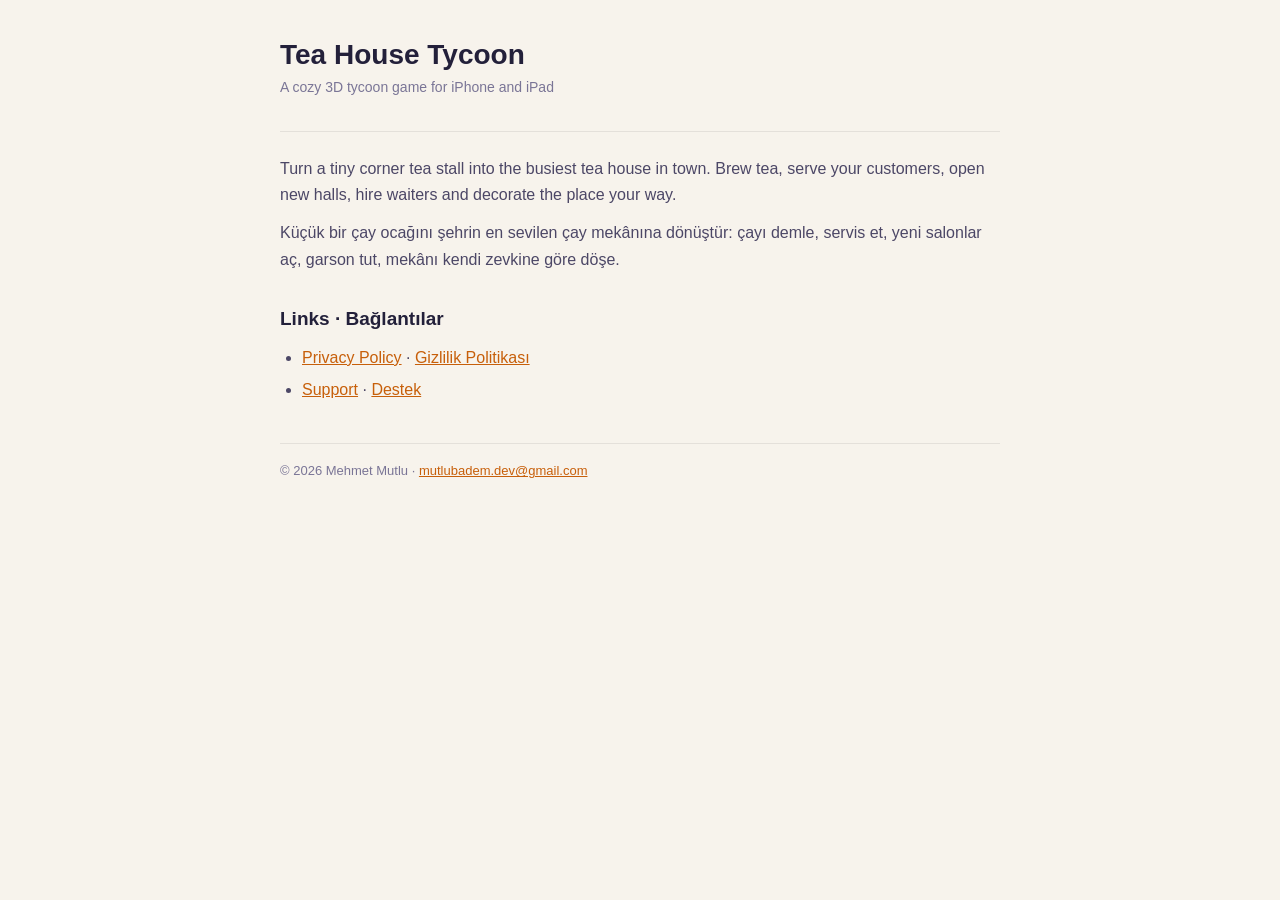
<file: index.html>
<!doctype html>
<html lang="en">
<head>
<meta charset="utf-8">
<meta name="viewport" content="width=device-width, initial-scale=1">
<title>Tea House Tycoon</title>
<meta name="description" content="Tea House Tycoon — a cozy 3D tycoon game about growing a Turkish tea house.">
<link rel="stylesheet" href="style.css">
</head>
<body>
<main>
<header>
  <h1>Tea House Tycoon</h1>
  <p class="date">A cozy 3D tycoon game for iPhone and iPad</p>
</header>
<p>Turn a tiny corner tea stall into the busiest tea house in town. Brew tea, serve your customers,
open new halls, hire waiters and decorate the place your way.</p>
<p>Küçük bir çay ocağını şehrin en sevilen çay mekânına dönüştür: çayı demle, servis et, yeni salonlar aç,
garson tut, mekânı kendi zevkine göre döşe.</p>
<h2>Links · Bağlantılar</h2>
<ul>
  <li><a href="privacy.html">Privacy Policy</a> · <a href="privacy.html#tr">Gizlilik Politikası</a></li>
  <li><a href="support.html">Support</a> · <a href="support.html#tr">Destek</a></li>
</ul>
<footer>© 2026 Mehmet Mutlu · <a href="mailto:mutlubadem.dev@gmail.com">mutlubadem.dev@gmail.com</a></footer>
</main>
</body>
</html>
</file>
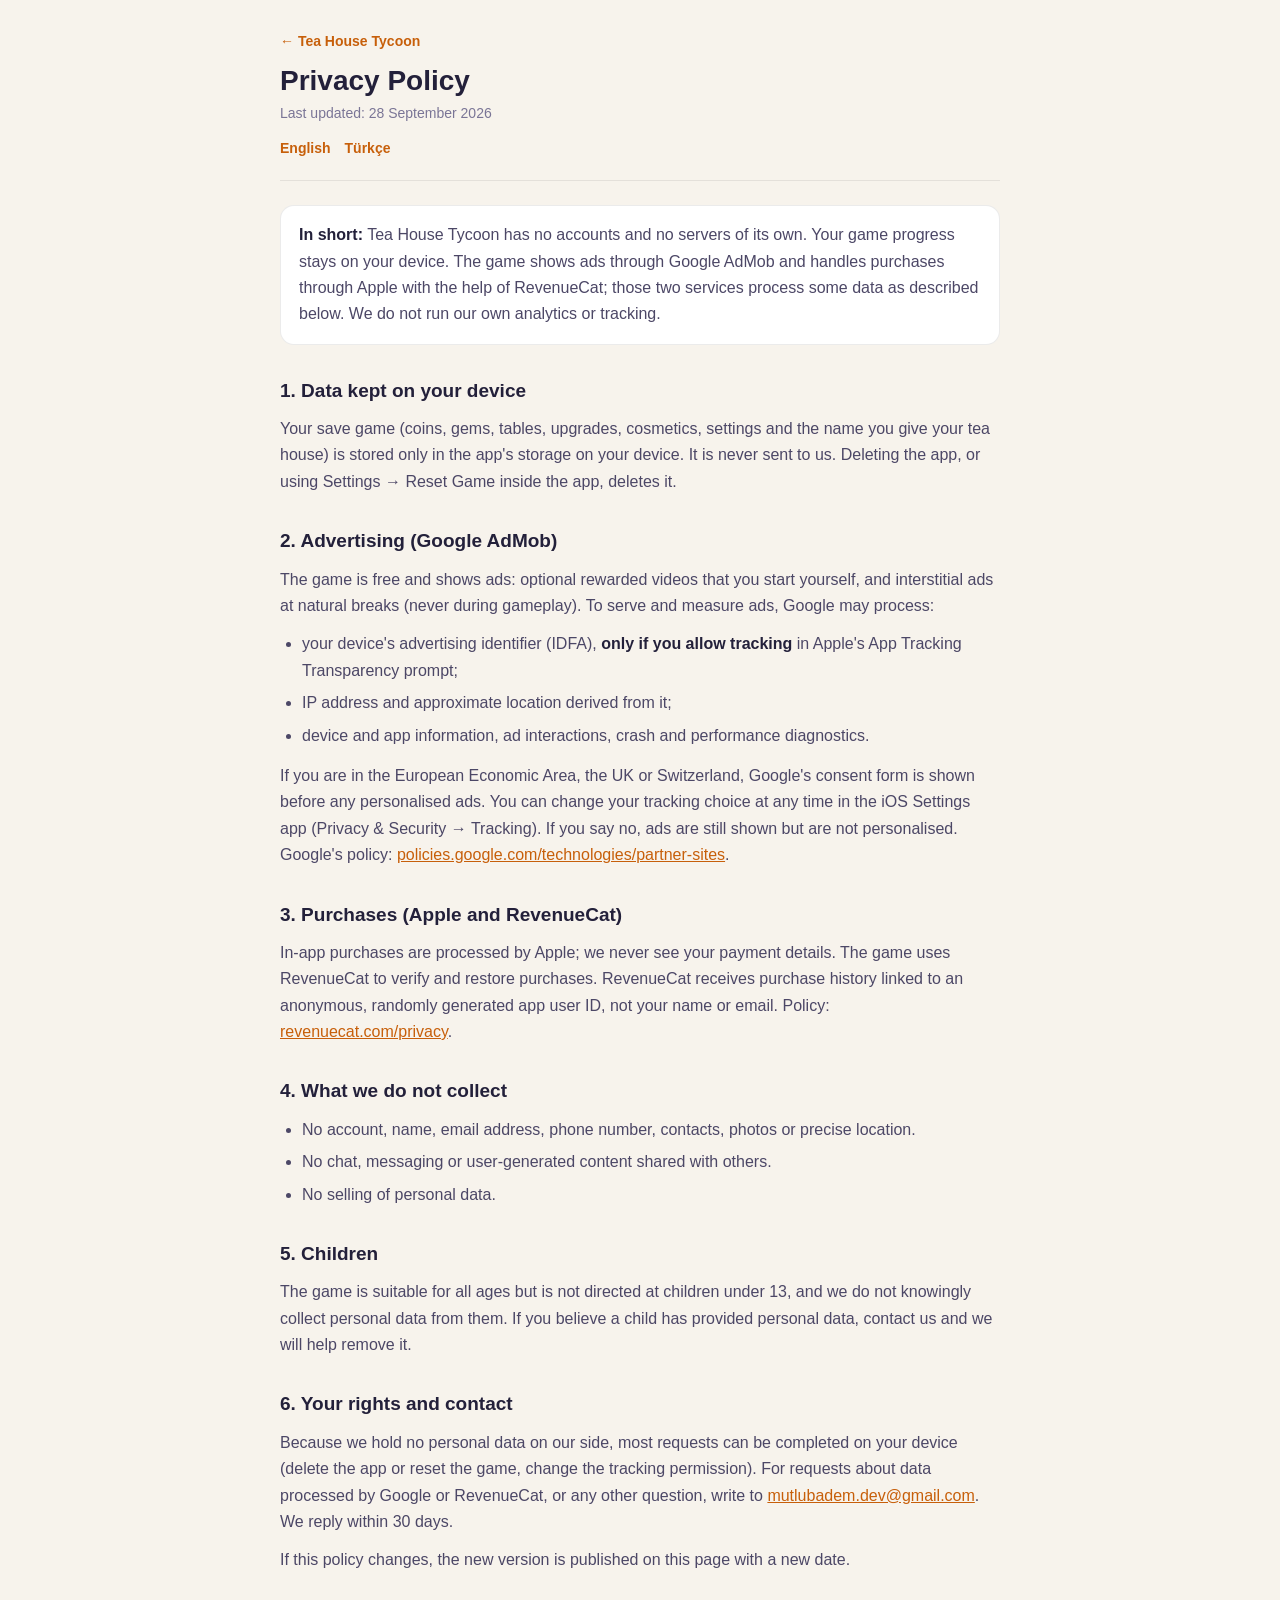
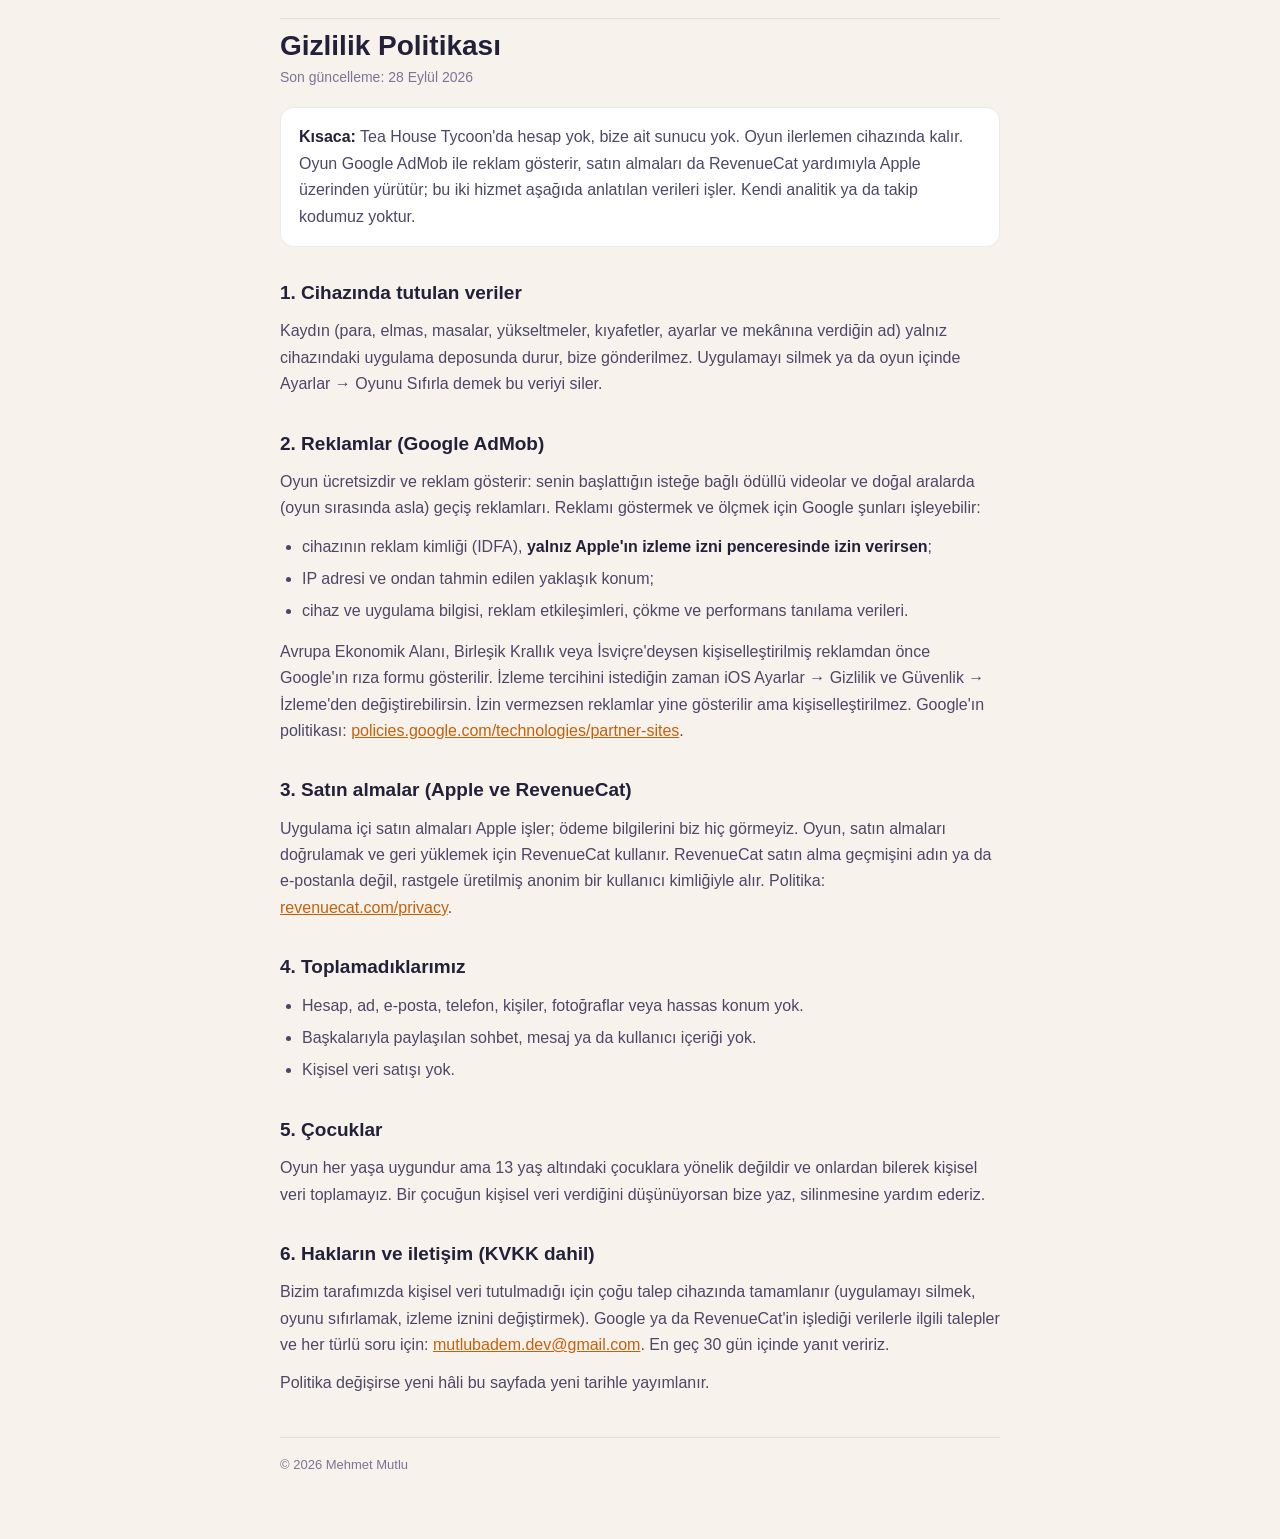
<file: privacy.html>
<!doctype html>
<html lang="en">
<head>
<meta charset="utf-8">
<meta name="viewport" content="width=device-width, initial-scale=1">
<title>Privacy Policy · Tea House Tycoon</title>
<link rel="stylesheet" href="style.css">
</head>
<body>
<main>
<header>
  <a href="index.html">&larr; Tea House Tycoon</a>
  <h1>Privacy Policy</h1>
  <p class="date">Last updated: 28 September 2026</p>
  <div class="lang"><a href="#en">English</a><a href="#tr">Türkçe</a></div>
</header>

<section id="en">
<div class="box"><p><strong>In short:</strong> Tea House Tycoon has no accounts and no servers of its own.
Your game progress stays on your device. The game shows ads through Google AdMob and handles purchases
through Apple with the help of RevenueCat; those two services process some data as described below.
We do not run our own analytics or tracking.</p></div>

<h2>1. Data kept on your device</h2>
<p>Your save game (coins, gems, tables, upgrades, cosmetics, settings and the name you give your tea house)
is stored only in the app's storage on your device. It is never sent to us. Deleting the app, or using
Settings → Reset Game inside the app, deletes it.</p>

<h2>2. Advertising (Google AdMob)</h2>
<p>The game is free and shows ads: optional rewarded videos that you start yourself, and interstitial ads
at natural breaks (never during gameplay). To serve and measure ads, Google may process:</p>
<ul>
  <li>your device's advertising identifier (IDFA), <strong>only if you allow tracking</strong> in Apple's
  App Tracking Transparency prompt;</li>
  <li>IP address and approximate location derived from it;</li>
  <li>device and app information, ad interactions, crash and performance diagnostics.</li>
</ul>
<p>If you are in the European Economic Area, the UK or Switzerland, Google's consent form is shown before any
personalised ads. You can change your tracking choice at any time in the iOS Settings app (Privacy &amp; Security →
Tracking). If you say no, ads are still shown but are not personalised. Google's policy:
<a href="https://policies.google.com/technologies/partner-sites">policies.google.com/technologies/partner-sites</a>.</p>

<h2>3. Purchases (Apple and RevenueCat)</h2>
<p>In-app purchases are processed by Apple; we never see your payment details. The game uses RevenueCat to
verify and restore purchases. RevenueCat receives purchase history linked to an anonymous, randomly
generated app user ID, not your name or email. Policy:
<a href="https://www.revenuecat.com/privacy">revenuecat.com/privacy</a>.</p>

<h2>4. What we do not collect</h2>
<ul>
  <li>No account, name, email address, phone number, contacts, photos or precise location.</li>
  <li>No chat, messaging or user-generated content shared with others.</li>
  <li>No selling of personal data.</li>
</ul>

<h2>5. Children</h2>
<p>The game is suitable for all ages but is not directed at children under 13, and we do not knowingly
collect personal data from them. If you believe a child has provided personal data, contact us and we will
help remove it.</p>

<h2>6. Your rights and contact</h2>
<p>Because we hold no personal data on our side, most requests can be completed on your device (delete the
app or reset the game, change the tracking permission). For requests about data processed by Google or
RevenueCat, or any other question, write to
<a href="mailto:mutlubadem.dev@gmail.com">mutlubadem.dev@gmail.com</a>. We reply within 30 days.</p>
<p>If this policy changes, the new version is published on this page with a new date.</p>
</section>

<hr>

<section id="tr" lang="tr">
<h1>Gizlilik Politikası</h1>
<p class="date">Son güncelleme: 28 Eylül 2026</p>
<div class="box"><p><strong>Kısaca:</strong> Tea House Tycoon'da hesap yok, bize ait
sunucu yok. Oyun ilerlemen cihazında kalır. Oyun Google AdMob ile reklam gösterir, satın almaları da
RevenueCat yardımıyla Apple üzerinden yürütür; bu iki hizmet aşağıda anlatılan verileri işler.
Kendi analitik ya da takip kodumuz yoktur.</p></div>

<h2>1. Cihazında tutulan veriler</h2>
<p>Kaydın (para, elmas, masalar, yükseltmeler, kıyafetler, ayarlar ve mekânına verdiğin ad) yalnız
cihazındaki uygulama deposunda durur, bize gönderilmez. Uygulamayı silmek ya da oyun içinde
Ayarlar → Oyunu Sıfırla demek bu veriyi siler.</p>

<h2>2. Reklamlar (Google AdMob)</h2>
<p>Oyun ücretsizdir ve reklam gösterir: senin başlattığın isteğe bağlı ödüllü videolar ve doğal aralarda
(oyun sırasında asla) geçiş reklamları. Reklamı göstermek ve ölçmek için Google şunları işleyebilir:</p>
<ul>
  <li>cihazının reklam kimliği (IDFA), <strong>yalnız Apple'ın izleme izni penceresinde izin verirsen</strong>;</li>
  <li>IP adresi ve ondan tahmin edilen yaklaşık konum;</li>
  <li>cihaz ve uygulama bilgisi, reklam etkileşimleri, çökme ve performans tanılama verileri.</li>
</ul>
<p>Avrupa Ekonomik Alanı, Birleşik Krallık veya İsviçre'deysen kişiselleştirilmiş reklamdan önce Google'ın rıza
formu gösterilir. İzleme tercihini istediğin zaman iOS Ayarlar → Gizlilik ve Güvenlik → İzleme'den
değiştirebilirsin. İzin vermezsen reklamlar yine gösterilir ama kişiselleştirilmez. Google'ın politikası:
<a href="https://policies.google.com/technologies/partner-sites">policies.google.com/technologies/partner-sites</a>.</p>

<h2>3. Satın almalar (Apple ve RevenueCat)</h2>
<p>Uygulama içi satın almaları Apple işler; ödeme bilgilerini biz hiç görmeyiz. Oyun, satın almaları doğrulamak
ve geri yüklemek için RevenueCat kullanır. RevenueCat satın alma geçmişini adın ya da e-postanla değil,
rastgele üretilmiş anonim bir kullanıcı kimliğiyle alır. Politika:
<a href="https://www.revenuecat.com/privacy">revenuecat.com/privacy</a>.</p>

<h2>4. Toplamadıklarımız</h2>
<ul>
  <li>Hesap, ad, e-posta, telefon, kişiler, fotoğraflar veya hassas konum yok.</li>
  <li>Başkalarıyla paylaşılan sohbet, mesaj ya da kullanıcı içeriği yok.</li>
  <li>Kişisel veri satışı yok.</li>
</ul>

<h2>5. Çocuklar</h2>
<p>Oyun her yaşa uygundur ama 13 yaş altındaki çocuklara yönelik değildir ve onlardan bilerek kişisel veri
toplamayız. Bir çocuğun kişisel veri verdiğini düşünüyorsan bize yaz, silinmesine yardım ederiz.</p>

<h2>6. Hakların ve iletişim (KVKK dahil)</h2>
<p>Bizim tarafımızda kişisel veri tutulmadığı için çoğu talep cihazında tamamlanır (uygulamayı silmek, oyunu
sıfırlamak, izleme iznini değiştirmek). Google ya da RevenueCat'in işlediği verilerle ilgili talepler ve her
türlü soru için: <a href="mailto:mutlubadem.dev@gmail.com">mutlubadem.dev@gmail.com</a>. En geç 30 gün içinde yanıt veririz.</p>
<p>Politika değişirse yeni hâli bu sayfada yeni tarihle yayımlanır.</p>
</section>

<footer>© 2026 Mehmet Mutlu</footer>
</main>
</body>
</html>
</file>
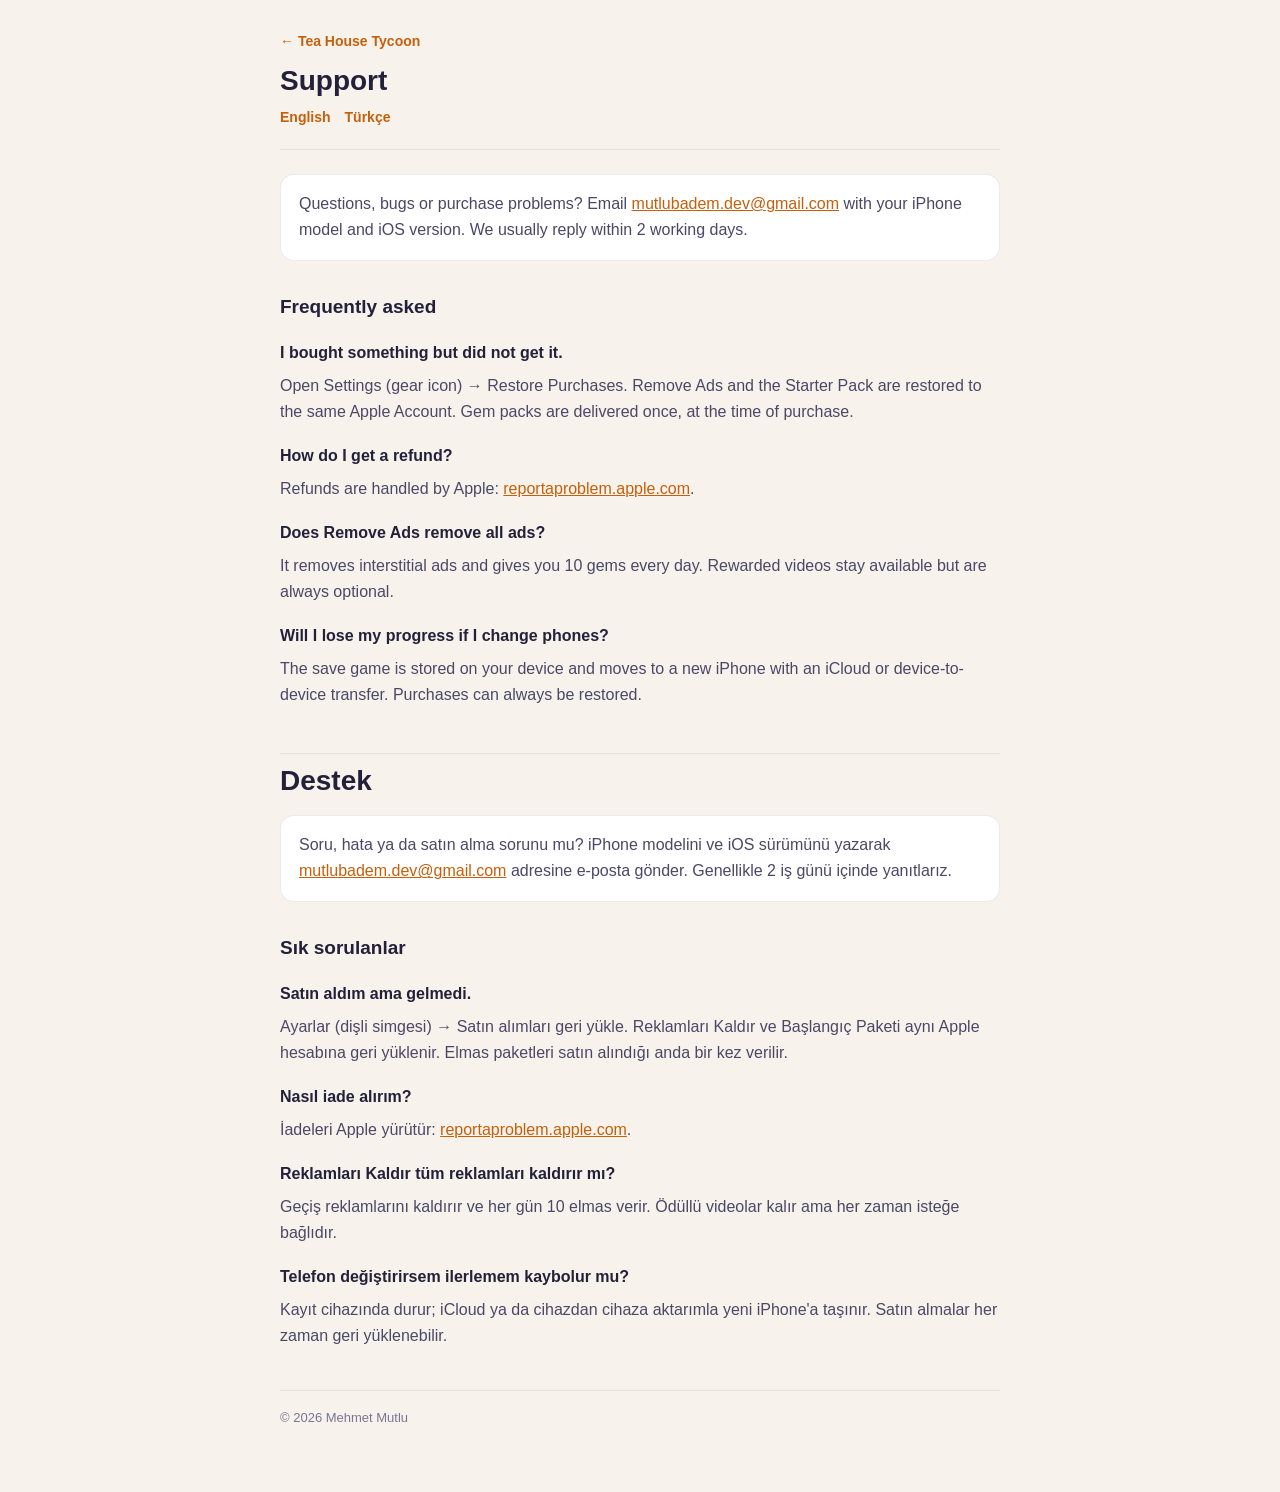
<file: support.html>
<!doctype html>
<html lang="en">
<head>
<meta charset="utf-8">
<meta name="viewport" content="width=device-width, initial-scale=1">
<title>Support · Tea House Tycoon</title>
<link rel="stylesheet" href="style.css">
</head>
<body>
<main>
<header>
  <a href="index.html">&larr; Tea House Tycoon</a>
  <h1>Support</h1>
  <div class="lang"><a href="#en">English</a><a href="#tr">Türkçe</a></div>
</header>

<section id="en">
<div class="box"><p>Questions, bugs or purchase problems? Email
<a href="mailto:mutlubadem.dev@gmail.com?subject=Tea%20House%20Tycoon">mutlubadem.dev@gmail.com</a>
with your iPhone model and iOS version. We usually reply within 2 working days.</p></div>
<h2>Frequently asked</h2>
<h3>I bought something but did not get it.</h3>
<p>Open Settings (gear icon) → Restore Purchases. Remove Ads and the Starter Pack are restored to the same
Apple Account. Gem packs are delivered once, at the time of purchase.</p>
<h3>How do I get a refund?</h3>
<p>Refunds are handled by Apple: <a href="https://reportaproblem.apple.com">reportaproblem.apple.com</a>.</p>
<h3>Does Remove Ads remove all ads?</h3>
<p>It removes interstitial ads and gives you 10 gems every day. Rewarded videos stay available but are
always optional.</p>
<h3>Will I lose my progress if I change phones?</h3>
<p>The save game is stored on your device and moves to a new iPhone with an iCloud or device-to-device
transfer. Purchases can always be restored.</p>
</section>

<hr>

<section id="tr" lang="tr">
<h1>Destek</h1>
<div class="box"><p>Soru, hata ya da satın alma sorunu mu? iPhone modelini ve iOS sürümünü yazarak
<a href="mailto:mutlubadem.dev@gmail.com?subject=Tea%20House%20Tycoon">mutlubadem.dev@gmail.com</a>
adresine e-posta gönder. Genellikle 2 iş günü içinde yanıtlarız.</p></div>
<h2>Sık sorulanlar</h2>
<h3>Satın aldım ama gelmedi.</h3>
<p>Ayarlar (dişli simgesi) → Satın alımları geri yükle. Reklamları Kaldır ve Başlangıç Paketi aynı Apple
hesabına geri yüklenir. Elmas paketleri satın alındığı anda bir kez verilir.</p>
<h3>Nasıl iade alırım?</h3>
<p>İadeleri Apple yürütür: <a href="https://reportaproblem.apple.com">reportaproblem.apple.com</a>.</p>
<h3>Reklamları Kaldır tüm reklamları kaldırır mı?</h3>
<p>Geçiş reklamlarını kaldırır ve her gün 10 elmas verir. Ödüllü videolar kalır ama her zaman isteğe bağlıdır.</p>
<h3>Telefon değiştirirsem ilerlemem kaybolur mu?</h3>
<p>Kayıt cihazında durur; iCloud ya da cihazdan cihaza aktarımla yeni iPhone'a taşınır. Satın almalar her
zaman geri yüklenebilir.</p>
</section>

<footer>© 2026 Mehmet Mutlu</footer>
</main>
</body>
</html>
</file>
<file: style.css>
:root{--bg:#1d1838;--card:#2a2350;--line:rgba(255,255,255,.1);--text:#f5f1ff;--soft:#c9c1e6;--dim:#948bb8;--accent:#ff9a3c;color-scheme:dark}
@media (prefers-color-scheme:light){:root{--bg:#f7f3ec;--card:#fff;--line:rgba(0,0,0,.08);--text:#23203a;--soft:#4c4766;--dim:#7a7596;--accent:#c75f0a;color-scheme:light}}
*{box-sizing:border-box;margin:0;padding:0}
body{background:var(--bg);color:var(--text);font:16px/1.65 -apple-system,BlinkMacSystemFont,"Segoe UI",Roboto,sans-serif;padding:0 16px 64px}
main{max-width:720px;margin:0 auto}
header{padding:28px 0 20px;border-bottom:1px solid var(--line);margin-bottom:24px}
header a{color:var(--accent);font-weight:700;text-decoration:none;font-size:14px}
h1{font-size:28px;line-height:1.2;margin:10px 0 4px}
h2{font-size:19px;margin:30px 0 10px}
h3{font-size:16px;margin:18px 0 6px}
p,li{color:var(--soft)}p{margin-bottom:12px}ul{margin:0 0 14px 22px}li{margin-bottom:6px}
strong{color:var(--text)}a{color:var(--accent)}
.date{color:var(--dim);font-size:14px}
.box{background:var(--card);border:1px solid var(--line);border-radius:14px;padding:16px 18px;margin:18px 0}
.box p:last-child{margin-bottom:0}
.lang{display:flex;gap:14px;font-size:14px;margin-top:8px}
hr{border:0;border-top:1px solid var(--line);margin:44px 0 8px}
.wrap{overflow-x:auto}table{width:100%;border-collapse:collapse;font-size:14px;margin:10px 0 16px}
th,td{text-align:left;padding:8px 10px;border-bottom:1px solid var(--line);vertical-align:top}th{color:var(--text)}td{color:var(--soft)}
footer{margin-top:40px;padding-top:16px;border-top:1px solid var(--line);color:var(--dim);font-size:13px}
</file>
